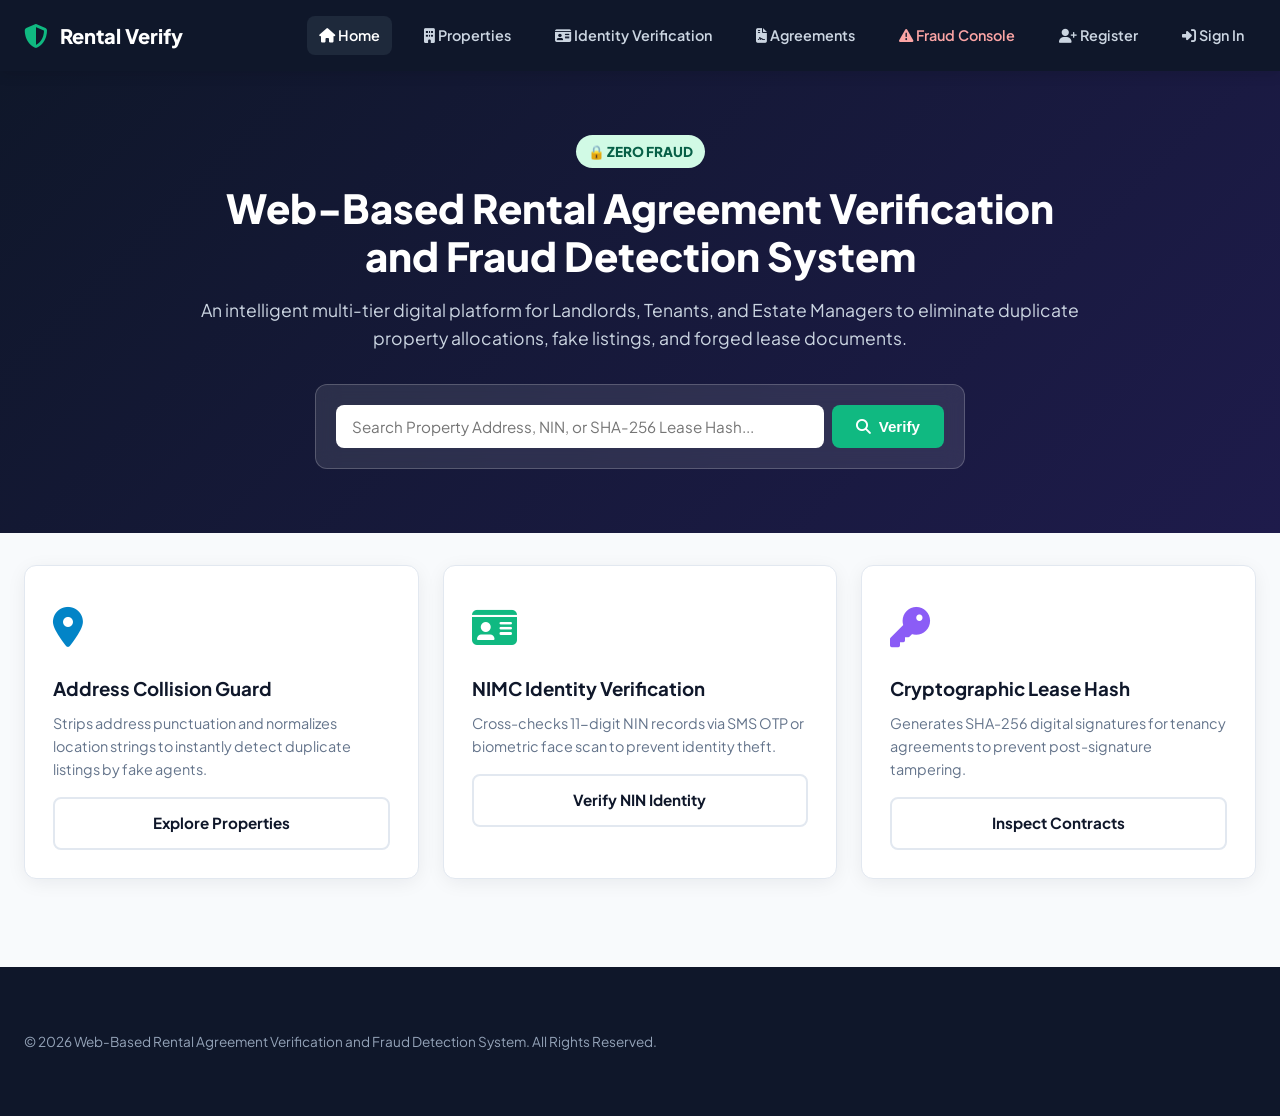
<file: index.html>
<!DOCTYPE html>
<html lang="en">
<head>
  <meta charset="UTF-8">
  <meta name="viewport" content="width=device-width, initial-scale=1.0">
  <title>Web-Based Rental Agreement Verification and Fraud Detection System</title>
  <link rel="stylesheet" href="style.css">
  <link rel="stylesheet" href="https://cdnjs.cloudflare.com/ajax/libs/font-awesome/6.4.0/css/all.min.css">
</head>
<body>
  <header class="navbar">
    <div class="nav-container">
      <a href="index.html" class="logo">
        <i class="fa-solid fa-shield-halved logo-icon"></i>
        <span>Rental Verify</span>
      </a>
      <nav class="nav-menu">
        <a href="index.html" class="nav-link active"><i class="fa-solid fa-house"></i> Home</a>
        <a href="properties.html" class="nav-link "><i class="fa-solid fa-building"></i> Properties</a>
        <a href="tenant-verification.html" class="nav-link "><i class="fa-solid fa-id-card"></i> Identity Verification</a>
        <a href="agreements.html" class="nav-link "><i class="fa-solid fa-file-contract"></i> Agreements</a>
        <a href="fraud-detection.html" class="nav-link alert-link "><i class="fa-solid fa-triangle-exclamation"></i> Fraud Console</a>
        <a href="admin.html" id="navAdminLink" class="nav-link " style="display:none;"><i class="fa-solid fa-user-gear"></i> Admin Dashboard</a>
        <a href="register.html" id="navRegisterLink" class="nav-link "><i class="fa-solid fa-user-plus"></i> Register</a>
        <a href="login.html" id="navLoginLink" class="nav-link "><i class="fa-solid fa-right-to-bracket"></i> Sign In</a>
      </nav>
    </div>
  </header>
  <section class="hero-section">
    <div class="hero-content">
      <span class="badge badge-emerald" style="margin-bottom:1rem; font-size:0.85rem;">🔒 Zero Fraud</span>
      <h1 class="hero-title">Web-Based Rental Agreement Verification and Fraud Detection System</h1>
      <p class="hero-subtitle">An intelligent multi-tier digital platform for Landlords, Tenants, and Estate Managers to eliminate duplicate property allocations, fake listings, and forged lease documents.</p>
      
      <div style="max-width:650px; margin:0 auto; background:rgba(255,255,255,0.1); padding:1.25rem; border-radius:12px; backdrop-filter:blur(10px); border:1px solid rgba(255,255,255,0.2);">
        <form onsubmit="event.preventDefault(); const q=document.getElementById('homeSearch').value.trim(); if(q){ alert('🔍 Verification Search: Record checked against system database.'); }">
          <div style="display:flex; gap:0.5rem;">
            <input type="text" id="homeSearch" class="form-control" placeholder="Search Property Address, NIN, or SHA-256 Lease Hash..." style="border:none;">
            <button type="submit" class="btn btn-emerald"><i class="fa-solid fa-magnifying-glass"></i> Verify</button>
          </div>
        </form>
      </div>

      <div id="adminHeroAlert" style="display:none; max-width:650px; margin:1.25rem auto 0 auto; background:#1e293b; color:#ffffff; padding:1.25rem; border-radius:12px; border:1px solid #10b981; text-align:center;">
        <span class="badge badge-emerald"><i class="fa-solid fa-user-shield"></i> ADMIN SESSION ACTIVE</span>
        <p style="margin-top:0.5rem; font-size:0.95rem; color:#cbd5e1;">Logged in as System Administrator. Full privileges enabled.</p>
        <a href="admin.html" class="btn btn-emerald" style="margin-top:0.75rem; display:inline-block;"><i class="fa-solid fa-user-gear"></i> Access Admin Control Panel</a>
      </div>
    </div>
  </section>

  <div class="container">
    

    <div class="grid-3">
      <div class="card text-center">
        <div style="font-size:2.5rem; color:#0284c7; margin-bottom:1rem;"><i class="fa-solid fa-location-dot"></i></div>
        <h3>Address Collision Guard</h3>
        <p style="color:#64748b; font-size:0.9rem; margin-top:0.5rem;">Strips address punctuation and normalizes location strings to instantly detect duplicate listings by fake agents.</p>
        <a href="properties.html" class="btn btn-outline btn-block" style="margin-top:1rem;">Explore Properties</a>
      </div>

      <div class="card text-center">
        <div style="font-size:2.5rem; color:#10b981; margin-bottom:1rem;"><i class="fa-solid fa-id-card"></i></div>
        <h3>NIMC Identity Verification</h3>
        <p style="color:#64748b; font-size:0.9rem; margin-top:0.5rem;">Cross-checks 11-digit NIN records via SMS OTP or biometric face scan to prevent identity theft.</p>
        <a href="tenant-verification.html" class="btn btn-outline btn-block" style="margin-top:1rem;">Verify NIN Identity</a>
      </div>

      <div class="card text-center">
        <div style="font-size:2.5rem; color:#8b5cf6; margin-bottom:1rem;"><i class="fa-solid fa-key"></i></div>
        <h3>Cryptographic Lease Hash</h3>
        <p style="color:#64748b; font-size:0.9rem; margin-top:0.5rem;">Generates SHA-256 digital signatures for tenancy agreements to prevent post-signature tampering.</p>
        <a href="agreements.html" class="btn btn-outline btn-block" style="margin-top:1rem;">Inspect Contracts</a>
      </div>
    </div>
  </div>
  <footer class="footer">
    <div class="container text-center">
      <p>&copy; 2026 Web-Based Rental Agreement Verification and Fraud Detection System. All Rights Reserved.</p>
    </div>
  </footer>
  <script src="app.js"></script>
</body>
</html>
</file>
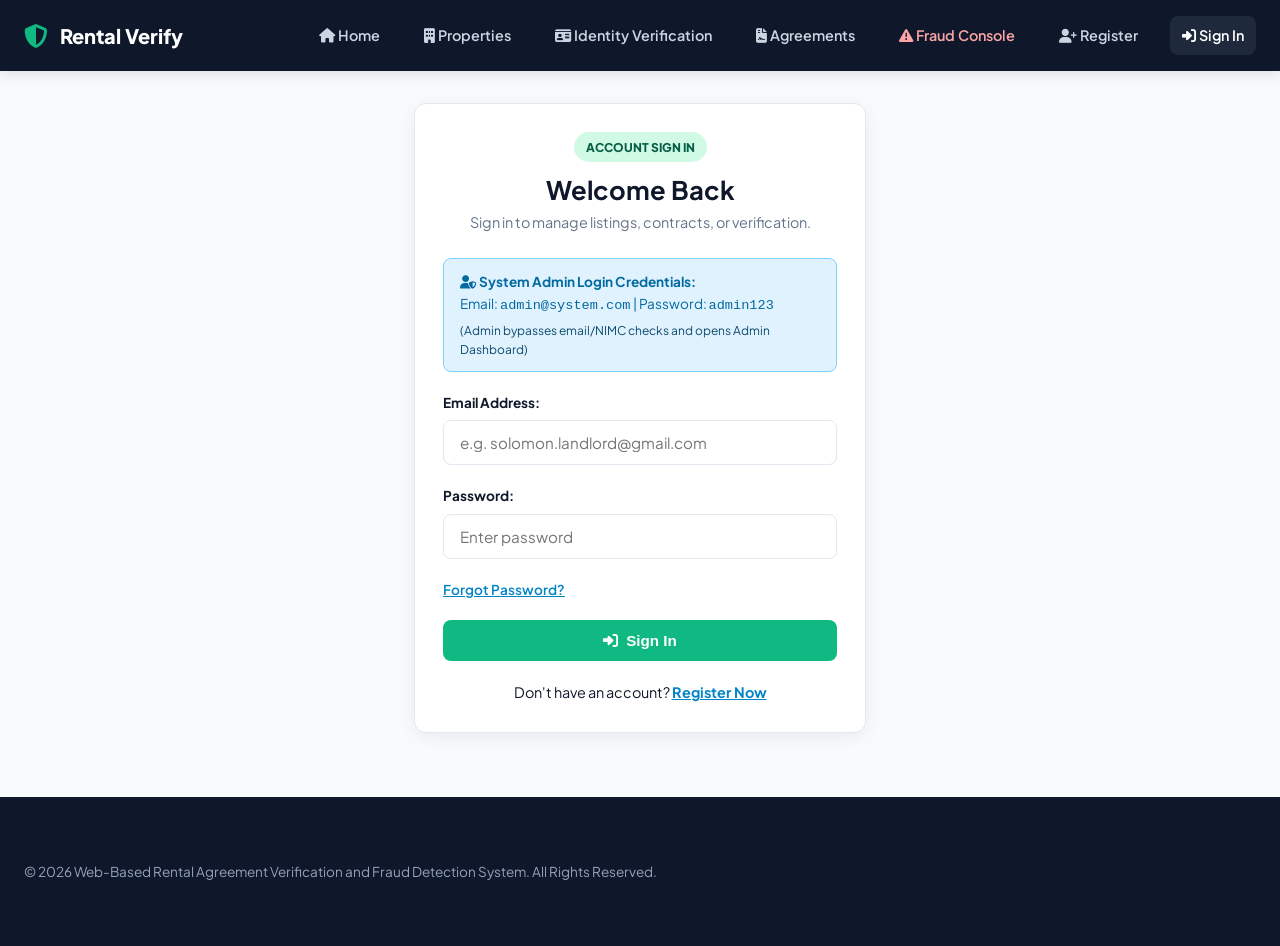
<file: admin.html>
<!DOCTYPE html>
<html lang="en">
<head>
  <meta charset="UTF-8">
  <meta name="viewport" content="width=device-width, initial-scale=1.0">
  <title>Admin Dashboard - Rental Verify</title>
  <link rel="stylesheet" href="style.css">
  <link rel="stylesheet" href="https://cdnjs.cloudflare.com/ajax/libs/font-awesome/6.4.0/css/all.min.css">
</head>
<body>
  <header class="navbar">
    <div class="nav-container">
      <a href="index.html" class="logo">
        <i class="fa-solid fa-shield-halved logo-icon"></i>
        <span>Rental Verify</span>
      </a>
      <nav class="nav-menu">
        <a href="index.html" class="nav-link "><i class="fa-solid fa-house"></i> Home</a>
        <a href="properties.html" class="nav-link "><i class="fa-solid fa-building"></i> Properties</a>
        <a href="tenant-verification.html" class="nav-link "><i class="fa-solid fa-id-card"></i> Identity Verification</a>
        <a href="agreements.html" class="nav-link "><i class="fa-solid fa-file-contract"></i> Agreements</a>
        <a href="fraud-detection.html" class="nav-link alert-link "><i class="fa-solid fa-triangle-exclamation"></i> Fraud Console</a>
        <a href="admin.html" id="navAdminLink" class="nav-link active" style="display:none;"><i class="fa-solid fa-user-gear"></i> Admin Dashboard</a>
        <a href="register.html" id="navRegisterLink" class="nav-link "><i class="fa-solid fa-user-plus"></i> Register</a>
        <a href="login.html" id="navLoginLink" class="nav-link "><i class="fa-solid fa-right-to-bracket"></i> Sign In</a>
      </nav>
    </div>
  </header>
  <div class="container">
    <div style="display:flex; justify-content:space-between; align-items:center; margin-bottom:1.5rem; flex-wrap:wrap; gap:1rem;">
      <div>
        <h2 style="font-size:1.8rem;"><i class="fa-solid fa-user-gear text-emerald"></i> System Admin Dashboard</h2>
        <p style="color:#64748b; font-size:0.9rem;">Central administrative control panel & user management engine.</p>
      </div>
      <button class="btn btn-primary" onclick="document.getElementById('managerModal').style.display='flex'">
        <i class="fa-solid fa-user-plus"></i> Create Estate Manager Account
      </button>
    </div>

    <div class="grid-4" style="margin-bottom:2rem;">
      <div class="card text-center">
        <div style="font-size:2rem; color:#0284c7;" id="statUsers">0</div>
        <span style="font-size:0.8rem; color:#64748b; font-weight:700;">Registered Users</span>
      </div>
      <div class="card text-center">
        <div style="font-size:2rem; color:#10b981;" id="statProps">0</div>
        <span style="font-size:0.8rem; color:#64748b; font-weight:700;">Listed Properties</span>
      </div>
      <div class="card text-center">
        <div style="font-size:2rem; color:#8b5cf6;" id="statAgrs">0</div>
        <span style="font-size:0.8rem; color:#64748b; font-weight:700;">Lease Agreements</span>
      </div>
      <div class="card text-center">
        <div style="font-size:2rem; color:#ef4444;" id="statFraud">0</div>
        <span style="font-size:0.8rem; color:#64748b; font-weight:700;">Blocked Fraud Alerts</span>
      </div>
    </div>

    <div class="card">
      <h3>System User Registry</h3>
      <div class="table-responsive" style="margin-top:1rem;">
        <table>
          <thead>
            <tr>
              <th>User Name</th>
              <th>Email Address</th>
              <th>Role</th>
              <th>NIN Number</th>
              <th>Email Status</th>
              <th>NIMC Status</th>
            </tr>
          </thead>
          <tbody id="adminUserTbody">
            <!-- Populated via JS -->
          </tbody>
        </table>
      </div>
    </div>
  </div>

  <!-- Create Estate Manager Modal -->
  <div id="managerModal" class="modal-overlay" style="display:none;">
    <div class="modal-card">
      <div style="display:flex; justify-content:space-between; align-items:center; margin-bottom:1rem;">
        <h2>Provision Estate Manager</h2>
        <button class="btn btn-outline" onclick="document.getElementById('managerModal').style.display='none'">✕</button>
      </div>

      <form onsubmit="event.preventDefault(); createEstateManager();">
        <div class="form-group">
          <label class="form-label">Manager Full Name:</label>
          <input type="text" id="mName" class="form-control" placeholder="e.g. Chief Estate Manager" required>
        </div>

        <div class="form-group">
          <label class="form-label">Manager Email:</label>
          <input type="email" id="mEmail" class="form-control" placeholder="e.g. manager@agency.com" required>
        </div>

        <div class="form-group">
          <label class="form-label">Password:</label>
          <input type="password" id="mPass" class="form-control" placeholder="Default: manager123" required>
        </div>

        <button type="submit" class="btn btn-emerald btn-block">Provision Account</button>
      </form>
    </div>
  </div>

  <script>
    document.addEventListener('DOMContentLoaded', () => {
      const user = getCurrentUser();
      if (!user || user.role !== 'Admin') {
        alert('🔒 ACCESS DENIED: Admin privileges required. Please sign in as System Administrator (admin@system.com / admin123).');
        window.location.href = 'login.html';
        return;
      }

      renderAdminStats();
    });

    function renderAdminStats() {
      const users = getUsers();
      const props = getProperties();
      const agrs = getAgreements();
      const fraud = getFraudAlerts();

      document.getElementById('statUsers').innerText = users.length;
      document.getElementById('statProps').innerText = props.length;
      document.getElementById('statAgrs').innerText = agrs.length;
      document.getElementById('statFraud').innerText = fraud.length;

      const tbody = document.getElementById('adminUserTbody');
      tbody.innerHTML = '';

      users.forEach(u => {
        const tr = document.createElement('tr');
        tr.innerHTML = `
          <td><strong>${u.fullName}</strong></td>
          <td>${u.email}</td>
          <td><span class="badge badge-blue">${u.role}</span></td>
          <td><code>${u.nin}</code></td>
          <td>${u.isEmailVerified ? '<span class="badge badge-emerald">Verified</span>' : '<span class="badge badge-danger">Pending</span>'}</td>
          <td>${u.isNinVerified ? '<span class="badge badge-emerald">NIMC Verified</span>' : '<span class="badge badge-danger">Unverified</span>'}</td>
        `;
        tbody.appendChild(tr);
      });
    }

    function createEstateManager() {
      const name = document.getElementById('mName').value;
      const email = document.getElementById('mEmail').value;
      const pass = document.getElementById('mPass').value;

      let users = getUsers();
      if (users.some(u => u.email.toLowerCase() === email.toLowerCase())) {
        alert('An account with email ' + email + ' already exists.');
        return;
      }

      users.push({
        id: 'usr_' + Date.now(),
        fullName: name,
        email: email,
        password: pass,
        role: 'EstateManager',
        nin: '99999999999',
        profilePic: DEFAULT_AVATAR,
        isEmailVerified: true,
        isNinVerified: true,
        activePropertyId: null
      });

      saveUsers(users);
      alert('✅ Estate Manager Account Provisioned Successfully!');
      document.getElementById('managerModal').style.display = 'none';
      renderAdminStats();
    }
  </script>
  <footer class="footer">
    <div class="container text-center">
      <p>&copy; 2026 Web-Based Rental Agreement Verification and Fraud Detection System. All Rights Reserved.</p>
    </div>
  </footer>
  <script src="app.js"></script>
</body>
</html>
</file>
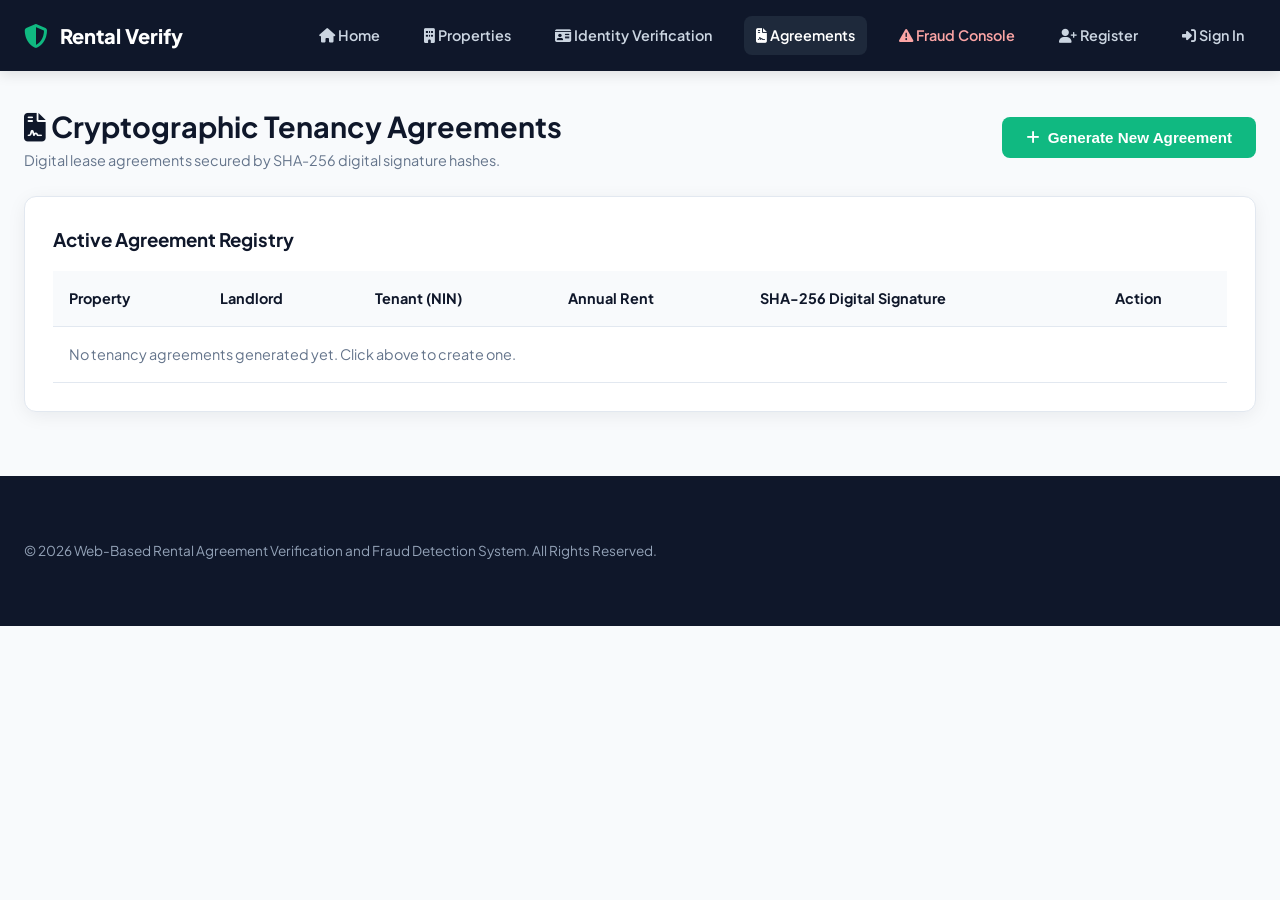
<file: agreements.html>
<!DOCTYPE html>
<html lang="en">
<head>
  <meta charset="UTF-8">
  <meta name="viewport" content="width=device-width, initial-scale=1.0">
  <title>Tenancy Agreements - Rental Verify</title>
  <link rel="stylesheet" href="style.css">
  <link rel="stylesheet" href="https://cdnjs.cloudflare.com/ajax/libs/font-awesome/6.4.0/css/all.min.css">
</head>
<body>
  <header class="navbar">
    <div class="nav-container">
      <a href="index.html" class="logo">
        <i class="fa-solid fa-shield-halved logo-icon"></i>
        <span>Rental Verify</span>
      </a>
      <nav class="nav-menu">
        <a href="index.html" class="nav-link "><i class="fa-solid fa-house"></i> Home</a>
        <a href="properties.html" class="nav-link "><i class="fa-solid fa-building"></i> Properties</a>
        <a href="tenant-verification.html" class="nav-link "><i class="fa-solid fa-id-card"></i> Identity Verification</a>
        <a href="agreements.html" class="nav-link active"><i class="fa-solid fa-file-contract"></i> Agreements</a>
        <a href="fraud-detection.html" class="nav-link alert-link "><i class="fa-solid fa-triangle-exclamation"></i> Fraud Console</a>
        <a href="admin.html" id="navAdminLink" class="nav-link " style="display:none;"><i class="fa-solid fa-user-gear"></i> Admin Dashboard</a>
        <a href="register.html" id="navRegisterLink" class="nav-link "><i class="fa-solid fa-user-plus"></i> Register</a>
        <a href="login.html" id="navLoginLink" class="nav-link "><i class="fa-solid fa-right-to-bracket"></i> Sign In</a>
      </nav>
    </div>
  </header>
  <div class="container">
    <div style="display:flex; justify-content:space-between; align-items:center; margin-bottom:1.5rem; flex-wrap:wrap; gap:1rem;">
      <div>
        <h2 style="font-size:1.8rem;"><i class="fa-solid fa-file-contract text-emerald"></i> Cryptographic Tenancy Agreements</h2>
        <p style="color:#64748b; font-size:0.9rem;">Digital lease agreements secured by SHA-256 digital signature hashes.</p>
      </div>
      <button class="btn btn-emerald" onclick="document.getElementById('createAgrModal').style.display='flex'">
        <i class="fa-solid fa-plus"></i> Generate New Agreement
      </button>
    </div>

    <div class="card">
      <h3>Active Agreement Registry</h3>
      <div class="table-responsive" style="margin-top:1rem;">
        <table>
          <thead>
            <tr>
              <th>Property</th>
              <th>Landlord</th>
              <th>Tenant (NIN)</th>
              <th>Annual Rent</th>
              <th>SHA-256 Digital Signature</th>
              <th>Action</th>
            </tr>
          </thead>
          <tbody id="agreementTbody">
            <tr><td colspan="6" class="text-center" style="color:#64748b;">No tenancy agreements generated yet. Click above to create one.</td></tr>
          </tbody>
        </table>
      </div>
    </div>
  </div>

  <!-- Create Agreement Modal -->
  <div id="createAgrModal" class="modal-overlay" style="display:none;">
    <div class="modal-card">
      <div style="display:flex; justify-content:space-between; align-items:center; margin-bottom:1rem;">
        <h2>Generate Lease Contract</h2>
        <button class="btn btn-outline" onclick="document.getElementById('createAgrModal').style.display='none'">✕</button>
      </div>

      <form onsubmit="event.preventDefault(); createAgreementSubmit();">
        <div class="form-group">
          <label class="form-label">Property Title:</label>
          <input type="text" id="agrPropTitle" class="form-control" placeholder="e.g. Plot 12, Allen Avenue, Ikeja" required>
        </div>

        <div class="form-group">
          <label class="form-label">Landlord Full Name:</label>
          <input type="text" id="agrLandlord" class="form-control" placeholder="e.g. Solomon Landlord" required>
        </div>

        <div class="form-group">
          <label class="form-label">Tenant Full Name:</label>
          <input type="text" id="agrTenant" class="form-control" placeholder="e.g. Amina Tenant" required>
        </div>

        <div class="form-group">
          <label class="form-label">Tenant 11-Digit NIN:</label>
          <input type="text" id="agrNin" class="form-control" placeholder="e.g. 22222222222" maxlength="11" required>
        </div>

        <div class="form-group">
          <label class="form-label">Annual Rent Amount (₦):</label>
          <input type="number" id="agrRent" class="form-control" placeholder="e.g. 2500000" required>
        </div>

        <button type="submit" class="btn btn-emerald btn-block">Generate SHA-256 Lease Contract</button>
      </form>
    </div>
  </div>

  <script>
    document.addEventListener('DOMContentLoaded', () => { renderAgreementsTable(); });

    function renderAgreementsTable() {
      const agreements = getAgreements();
      const tbody = document.getElementById('agreementTbody');
      tbody.innerHTML = '';

      if (agreements.length === 0) {
        tbody.innerHTML = '<tr><td colspan="6" class="text-center" style="color:#64748b;">No tenancy agreements generated yet. Click above to create one.</td></tr>';
        return;
      }

      agreements.forEach(a => {
        const tr = document.createElement('tr');
        tr.innerHTML = `
          <td><strong>${a.propertyTitle}</strong></td>
          <td>${a.landlordName}</td>
          <td>${a.tenantName} <br><code style="font-size:0.75rem;">${a.tenantNin}</code></td>
          <td>₦${a.rentAmount.toLocaleString()}</td>
          <td><code style="font-size:0.75rem; color:#0284c7;">${a.sha256Hash.substring(0, 16)}...</code></td>
          <td><button class="btn btn-outline" style="padding:0.3rem 0.6rem; font-size:0.75rem;" onclick="openOnlineAgreementViewer('${a.id}')"><i class="fa-solid fa-eye"></i> View Online</button></td>
        `;
        tbody.appendChild(tr);
      });
    }

    async function createAgreementSubmit() {
      const title = document.getElementById('agrPropTitle').value;
      const landlord = document.getElementById('agrLandlord').value;
      const tenant = document.getElementById('agrTenant').value;
      const nin = document.getElementById('agrNin').value;
      const rent = parseFloat(document.getElementById('agrRent').value);

      const raw = title + landlord + tenant + nin + rent + Date.now();
      const msgBuffer = new TextEncoder().encode(raw);
      const hashBuffer = await crypto.subtle.digest('SHA-256', msgBuffer);
      const hashArray = Array.from(new Uint8Array(hashBuffer));
      const sha256Hash = hashArray.map(b => b.toString(16).padStart(2, '0')).join('');

      const newAgr = {
        id: 'agr_' + Date.now(),
        propertyTitle: title,
        landlordName: landlord,
        tenantName: tenant,
        tenantNin: nin,
        rentAmount: rent,
        startDate: '2026-01-01',
        endDate: '2026-12-31',
        sha256Hash: sha256Hash
      };

      const agrs = getAgreements();
      agrs.unshift(newAgr);
      saveAgreements(agrs);

      alert('✅ Digital Tenancy Agreement Created with SHA-256 Hash!');
      document.getElementById('createAgrModal').style.display = 'none';
      renderAgreementsTable();
    }
  </script>
  <footer class="footer">
    <div class="container text-center">
      <p>&copy; 2026 Web-Based Rental Agreement Verification and Fraud Detection System. All Rights Reserved.</p>
    </div>
  </footer>
  <script src="app.js"></script>
</body>
</html>
</file>
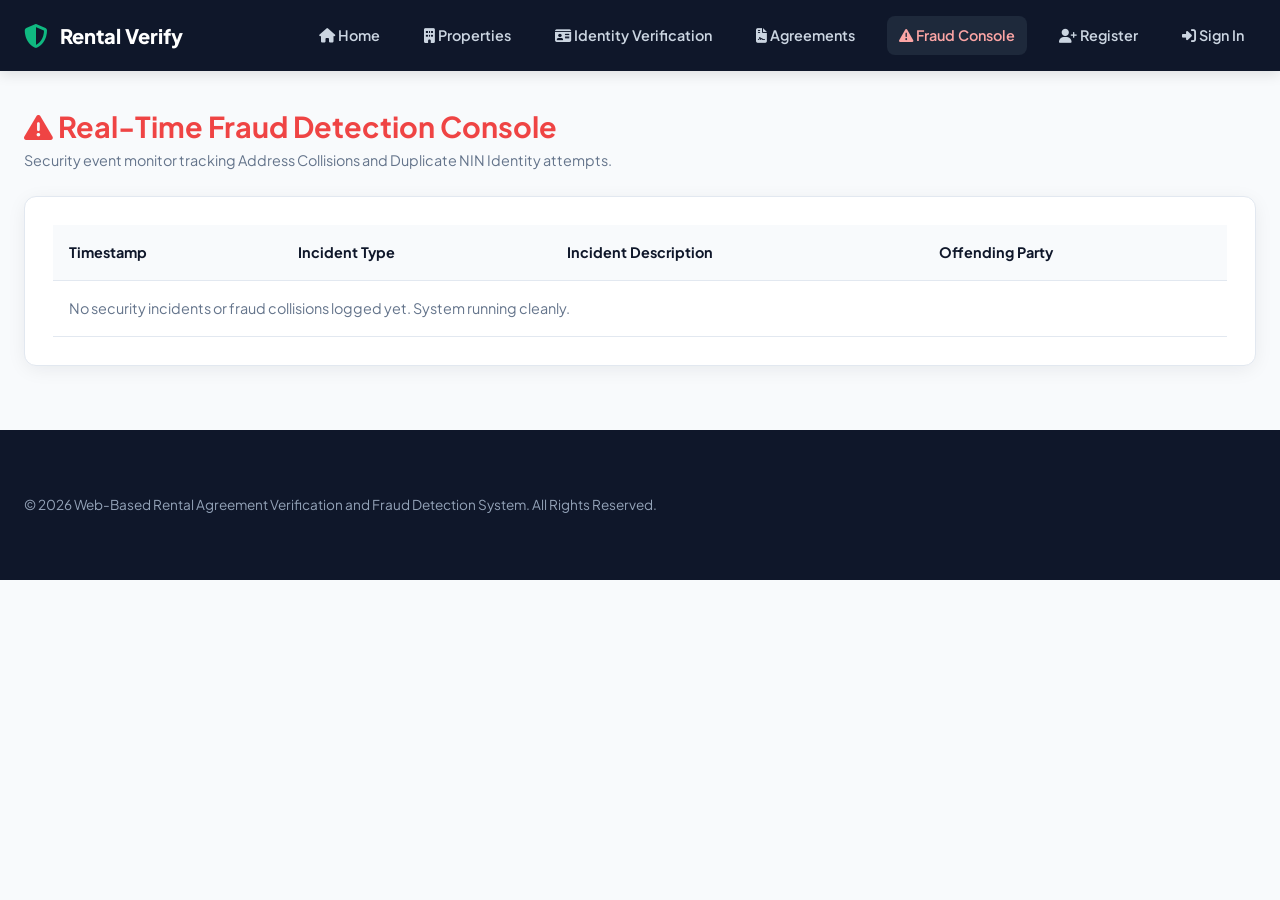
<file: fraud-detection.html>
<!DOCTYPE html>
<html lang="en">
<head>
  <meta charset="UTF-8">
  <meta name="viewport" content="width=device-width, initial-scale=1.0">
  <title>Fraud Detection Console - Rental Verify</title>
  <link rel="stylesheet" href="style.css">
  <link rel="stylesheet" href="https://cdnjs.cloudflare.com/ajax/libs/font-awesome/6.4.0/css/all.min.css">
</head>
<body>
  <header class="navbar">
    <div class="nav-container">
      <a href="index.html" class="logo">
        <i class="fa-solid fa-shield-halved logo-icon"></i>
        <span>Rental Verify</span>
      </a>
      <nav class="nav-menu">
        <a href="index.html" class="nav-link "><i class="fa-solid fa-house"></i> Home</a>
        <a href="properties.html" class="nav-link "><i class="fa-solid fa-building"></i> Properties</a>
        <a href="tenant-verification.html" class="nav-link "><i class="fa-solid fa-id-card"></i> Identity Verification</a>
        <a href="agreements.html" class="nav-link "><i class="fa-solid fa-file-contract"></i> Agreements</a>
        <a href="fraud-detection.html" class="nav-link alert-link active"><i class="fa-solid fa-triangle-exclamation"></i> Fraud Console</a>
        <a href="admin.html" id="navAdminLink" class="nav-link " style="display:none;"><i class="fa-solid fa-user-gear"></i> Admin Dashboard</a>
        <a href="register.html" id="navRegisterLink" class="nav-link "><i class="fa-solid fa-user-plus"></i> Register</a>
        <a href="login.html" id="navLoginLink" class="nav-link "><i class="fa-solid fa-right-to-bracket"></i> Sign In</a>
      </nav>
    </div>
  </header>
  <div class="container">
    <div style="margin-bottom:1.5rem;">
      <h2 style="font-size:1.8rem; color:#ef4444;"><i class="fa-solid fa-triangle-exclamation"></i> Real-Time Fraud Detection Console</h2>
      <p style="color:#64748b; font-size:0.9rem;">Security event monitor tracking Address Collisions and Duplicate NIN Identity attempts.</p>
    </div>

    <div class="card">
      <div class="table-responsive">
        <table>
          <thead>
            <tr>
              <th>Timestamp</th>
              <th>Incident Type</th>
              <th>Incident Description</th>
              <th>Offending Party</th>
            </tr>
          </thead>
          <tbody id="fraudTbody">
            <tr><td colspan="4" class="text-center" style="color:#64748b;">No security incidents or fraud collisions logged yet. System running cleanly.</td></tr>
          </tbody>
        </table>
      </div>
    </div>
  </div>

  <script>
    document.addEventListener('DOMContentLoaded', () => {
      const alerts = getFraudAlerts();
      const tbody = document.getElementById('fraudTbody');
      tbody.innerHTML = '';

      if (alerts.length === 0) {
        tbody.innerHTML = '<tr><td colspan="4" class="text-center" style="color:#64748b;">No security incidents or fraud collisions logged yet. System running cleanly.</td></tr>';
        return;
      }

      alerts.forEach(a => {
        const tr = document.createElement('tr');
        tr.innerHTML = `
          <td><span style="font-size:0.8rem; color:#64748b;">${a.timestamp}</span></td>
          <td><span class="badge badge-danger">${a.type}</span></td>
          <td style="font-size:0.85rem; color:#1e293b;">${a.description}</td>
          <td><strong>${a.offendingUser}</strong></td>
        `;
        tbody.appendChild(tr);
      });
    });
  </script>
  <footer class="footer">
    <div class="container text-center">
      <p>&copy; 2026 Web-Based Rental Agreement Verification and Fraud Detection System. All Rights Reserved.</p>
    </div>
  </footer>
  <script src="app.js"></script>
</body>
</html>
</file>
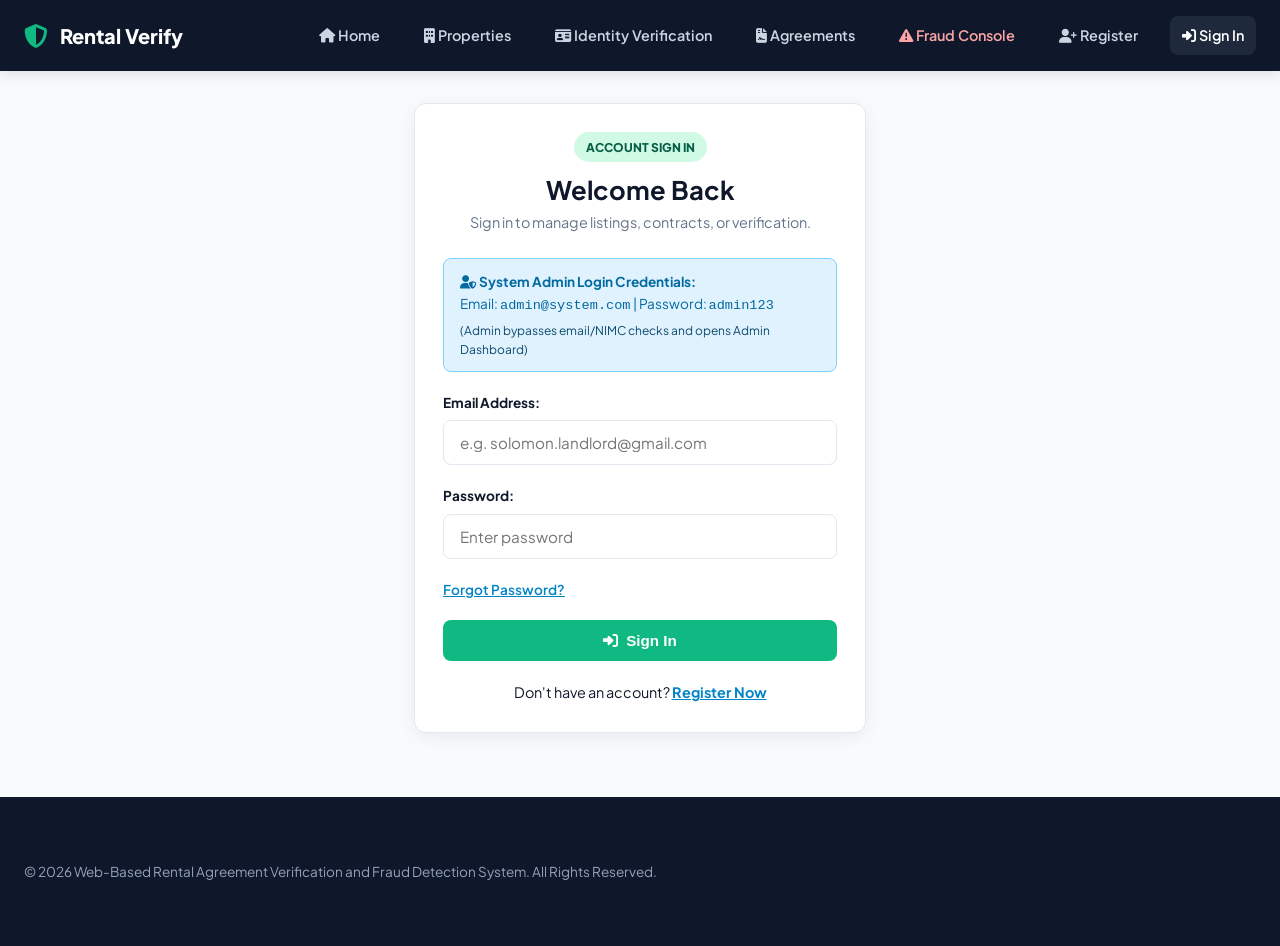
<file: login.html>
<!DOCTYPE html>
<html lang="en">
<head>
  <meta charset="UTF-8">
  <meta name="viewport" content="width=device-width, initial-scale=1.0">
  <title>Account Sign In - Rental Verify</title>
  <link rel="stylesheet" href="style.css">
  <link rel="stylesheet" href="https://cdnjs.cloudflare.com/ajax/libs/font-awesome/6.4.0/css/all.min.css">
</head>
<body>
  <header class="navbar">
    <div class="nav-container">
      <a href="index.html" class="logo">
        <i class="fa-solid fa-shield-halved logo-icon"></i>
        <span>Rental Verify</span>
      </a>
      <nav class="nav-menu">
        <a href="index.html" class="nav-link "><i class="fa-solid fa-house"></i> Home</a>
        <a href="properties.html" class="nav-link "><i class="fa-solid fa-building"></i> Properties</a>
        <a href="tenant-verification.html" class="nav-link "><i class="fa-solid fa-id-card"></i> Identity Verification</a>
        <a href="agreements.html" class="nav-link "><i class="fa-solid fa-file-contract"></i> Agreements</a>
        <a href="fraud-detection.html" class="nav-link alert-link "><i class="fa-solid fa-triangle-exclamation"></i> Fraud Console</a>
        <a href="admin.html" id="navAdminLink" class="nav-link " style="display:none;"><i class="fa-solid fa-user-gear"></i> Admin Dashboard</a>
        <a href="register.html" id="navRegisterLink" class="nav-link "><i class="fa-solid fa-user-plus"></i> Register</a>
        <a href="login.html" id="navLoginLink" class="nav-link active"><i class="fa-solid fa-right-to-bracket"></i> Sign In</a>
      </nav>
    </div>
  </header>
  <div class="container" style="max-width:500px; margin-top:2rem;">
    <div class="card">
      <div style="text-align:center; margin-bottom:1.5rem;">
        <span class="badge badge-emerald">ACCOUNT SIGN IN</span>
        <h2 style="font-size:1.6rem; margin-top:0.5rem;">Welcome Back</h2>
        <p style="color:#64748b; font-size:0.9rem;">Sign in to manage listings, contracts, or verification.</p>
      </div>

      <div style="background:#e0f2fe; border:1px solid #7dd3fc; padding:0.75rem 1rem; border-radius:8px; margin-bottom:1.25rem; font-size:0.85rem; color:#0369a1;">
        <strong style="display:block;"><i class="fa-solid fa-user-shield"></i> System Admin Login Credentials:</strong>
        Email: <code>admin@system.com</code> | Password: <code>admin123</code>
        <span style="display:block; font-size:0.75rem; color:#0c4a6e; margin-top:0.25rem;">(Admin bypasses email/NIMC checks and opens Admin Dashboard)</span>
      </div>

      <form onsubmit="event.preventDefault(); loginUser(
        document.getElementById('loginEmail').value,
        document.getElementById('loginPassword').value
      );">
        <div class="form-group">
          <label class="form-label">Email Address:</label>
          <input type="email" id="loginEmail" class="form-control" placeholder="e.g. solomon.landlord@gmail.com" required>
        </div>

        <div class="form-group">
          <label class="form-label">Password:</label>
          <input type="password" id="loginPassword" class="form-control" placeholder="Enter password" required>
        </div>

        <div style="display:flex; justify-content:space-between; align-items:center; margin-bottom:1.25rem;">
          <a href="#" onclick="openForgotPasswordModal()" style="font-size:0.85rem; color:#0284c7; font-weight:600;">Forgot Password?</a>
        </div>

        <button type="submit" class="btn btn-emerald btn-block"><i class="fa-solid fa-right-to-bracket"></i> Sign In</button>
      </form>

      <div style="text-align:center; margin-top:1.25rem; font-size:0.9rem;">
        Don't have an account? <a href="register.html" style="color:#0284c7; font-weight:700;">Register Now</a>
      </div>
    </div>
  </div>

  <script>
    function openForgotPasswordModal() {
      const modal = document.createElement('div');
      modal.id = 'forgotModal';
      modal.className = 'modal-overlay';
      modal.innerHTML = `
        <div class="modal-card" style="text-align:center;">
          <div style="font-size: 2.5rem; color: #0284c7; margin-bottom: 0.5rem;"><i class="fa-solid fa-key"></i></div>
          <h2>Reset Password</h2>
          <p style="color:#64748b; font-size:0.9rem; margin-bottom:1.25rem;">Enter your registered email address to receive password reset instructions.</p>
          
          <div class="form-group">
            <input type="email" id="resetEmail" class="form-control" placeholder="Enter your email" required>
          </div>

          <button class="btn btn-primary btn-block" onclick="alert('✅ Reset link sent to ' + document.getElementById('resetEmail').value); document.getElementById('forgotModal').remove();">Send Reset Link</button>
          <button class="btn btn-outline btn-block" style="margin-top:0.5rem;" onclick="document.getElementById('forgotModal').remove()">Cancel</button>
        </div>
      `;
      document.body.appendChild(modal);
    }
  </script>
  <footer class="footer">
    <div class="container text-center">
      <p>&copy; 2026 Web-Based Rental Agreement Verification and Fraud Detection System. All Rights Reserved.</p>
    </div>
  </footer>
  <script src="app.js"></script>
</body>
</html>
</file>
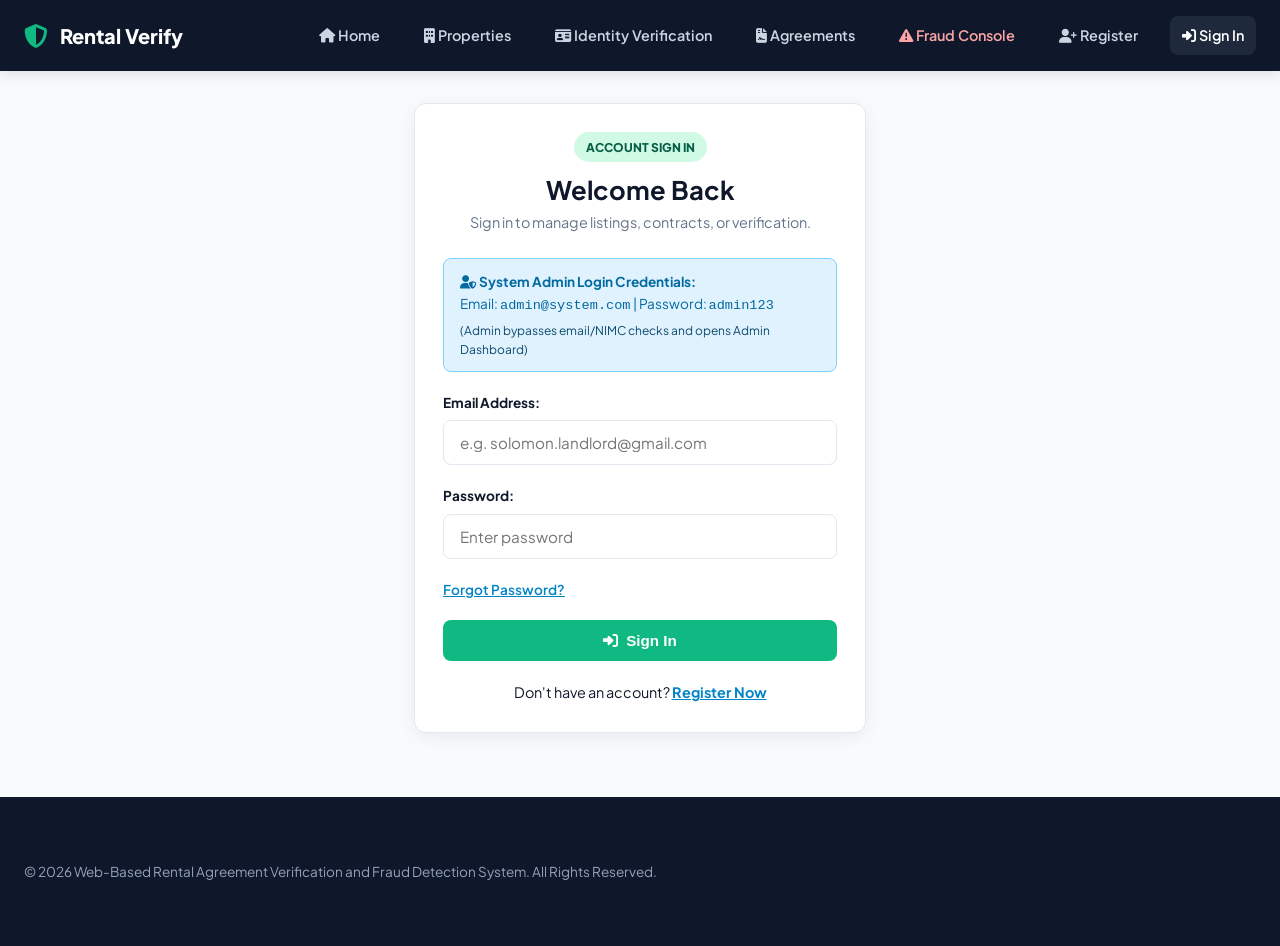
<file: profile.html>
<!DOCTYPE html>
<html lang="en">
<head>
  <meta charset="UTF-8">
  <meta name="viewport" content="width=device-width, initial-scale=1.0">
  <title>User Profile - Rental Verify</title>
  <link rel="stylesheet" href="style.css">
  <link rel="stylesheet" href="https://cdnjs.cloudflare.com/ajax/libs/font-awesome/6.4.0/css/all.min.css">
</head>
<body>
  <header class="navbar">
    <div class="nav-container">
      <a href="index.html" class="logo">
        <i class="fa-solid fa-shield-halved logo-icon"></i>
        <span>Rental Verify</span>
      </a>
      <nav class="nav-menu">
        <a href="index.html" class="nav-link "><i class="fa-solid fa-house"></i> Home</a>
        <a href="properties.html" class="nav-link "><i class="fa-solid fa-building"></i> Properties</a>
        <a href="tenant-verification.html" class="nav-link "><i class="fa-solid fa-id-card"></i> Identity Verification</a>
        <a href="agreements.html" class="nav-link "><i class="fa-solid fa-file-contract"></i> Agreements</a>
        <a href="fraud-detection.html" class="nav-link alert-link "><i class="fa-solid fa-triangle-exclamation"></i> Fraud Console</a>
        <a href="admin.html" id="navAdminLink" class="nav-link " style="display:none;"><i class="fa-solid fa-user-gear"></i> Admin Dashboard</a>
        <a href="register.html" id="navRegisterLink" class="nav-link "><i class="fa-solid fa-user-plus"></i> Register</a>
        <a href="login.html" id="navLoginLink" class="nav-link "><i class="fa-solid fa-right-to-bracket"></i> Sign In</a>
      </nav>
    </div>
  </header>
  <div class="container" style="max-width:800px; margin-top:2rem;">
    <div class="card">
      <div style="display:flex; justify-content:space-between; align-items:center; border-bottom:1px solid #e2e8f0; padding-bottom:1rem; margin-bottom:1.5rem;">
        <h2><i class="fa-solid fa-user-circle text-emerald"></i> My User Profile</h2>
        <span id="profileRoleBadge" class="badge badge-blue">Role</span>
      </div>

      <div class="grid-2">
        <div style="text-align:center; padding:1rem; border-right:1px solid #e2e8f0;">
          <img id="profileAvatarDisplay" src="" alt="Profile Avatar" style="width:140px; height:140px; border-radius:50%; object-fit:cover; border:4px solid #10b981; margin-bottom:1rem;">
          
          <div class="form-group">
            <label for="profilePicInput" class="btn btn-primary btn-block" style="cursor:pointer; font-size:0.85rem;">
              <i class="fa-solid fa-camera"></i> Upload / Change Photo
            </label>
            <input type="file" id="profilePicInput" accept="image/*" style="display:none;" onchange="handleProfilePicUpload(event)">
          </div>
          <span style="font-size:0.75rem; color:#64748b;">Supports PNG, JPG, JPEG, WEBP. Syncs instantly across header & listings.</span>
        </div>

        <div>
          <div style="margin-bottom:1rem;">
            <label style="font-size:0.75rem; color:#64748b; font-weight:700; text-transform:uppercase;">Full Legal Name:</label>
            <p id="pFullName" style="font-size:1.1rem; font-weight:800; color:#0f172a;">-</p>
          </div>

          <div style="margin-bottom:1rem;">
            <label style="font-size:0.75rem; color:#64748b; font-weight:700; text-transform:uppercase;">Registered Email Address:</label>
            <p id="pEmail" style="font-size:0.95rem; font-weight:700; color:#0284c7;">-</p>
          </div>

          <div style="margin-bottom:1rem;">
            <label style="font-size:0.75rem; color:#64748b; font-weight:700; text-transform:uppercase;">National Identification Number (NIN):</label>
            <p id="pNin" style="font-size:0.95rem; font-weight:800; color:#1e293b;">-</p>
          </div>

          <div style="margin-bottom:1rem;">
            <label style="font-size:0.75rem; color:#64748b; font-weight:700; text-transform:uppercase;">NIMC Identity Verification Status:</label>
            <div id="pNinBadge" style="margin-top:0.25rem;">-</div>
          </div>
        </div>
      </div>
    </div>
  </div>

  <script>
    document.addEventListener('DOMContentLoaded', () => {
      const user = getCurrentUser();
      if (!user) {
        alert('Please sign in to view your profile.');
        window.location.href = 'login.html';
        return;
      }

      document.getElementById('profileAvatarDisplay').src = user.profilePic || DEFAULT_AVATAR;
      document.getElementById('profileRoleBadge').innerText = user.role;
      document.getElementById('pFullName').innerText = user.fullName;
      document.getElementById('pEmail').innerText = user.email;
      document.getElementById('pNin').innerText = user.nin;

      const badgeDiv = document.getElementById('pNinBadge');
      if (user.isNinVerified) {
        badgeDiv.innerHTML = '<span class="badge badge-emerald"><i class="fa-solid fa-circle-check"></i> OFFICIAL NIMC VERIFIED</span>';
      } else {
        badgeDiv.innerHTML = '<span class="badge badge-danger">Unverified</span> <button class="btn btn-outline" style="padding:0.2rem 0.5rem; font-size:0.75rem; margin-left:0.5rem;" onclick="openNimcModal()">Verify Now</button>';
      }
    });
  </script>
  <footer class="footer">
    <div class="container text-center">
      <p>&copy; 2026 Web-Based Rental Agreement Verification and Fraud Detection System. All Rights Reserved.</p>
    </div>
  </footer>
  <script src="app.js"></script>
</body>
</html>
</file>
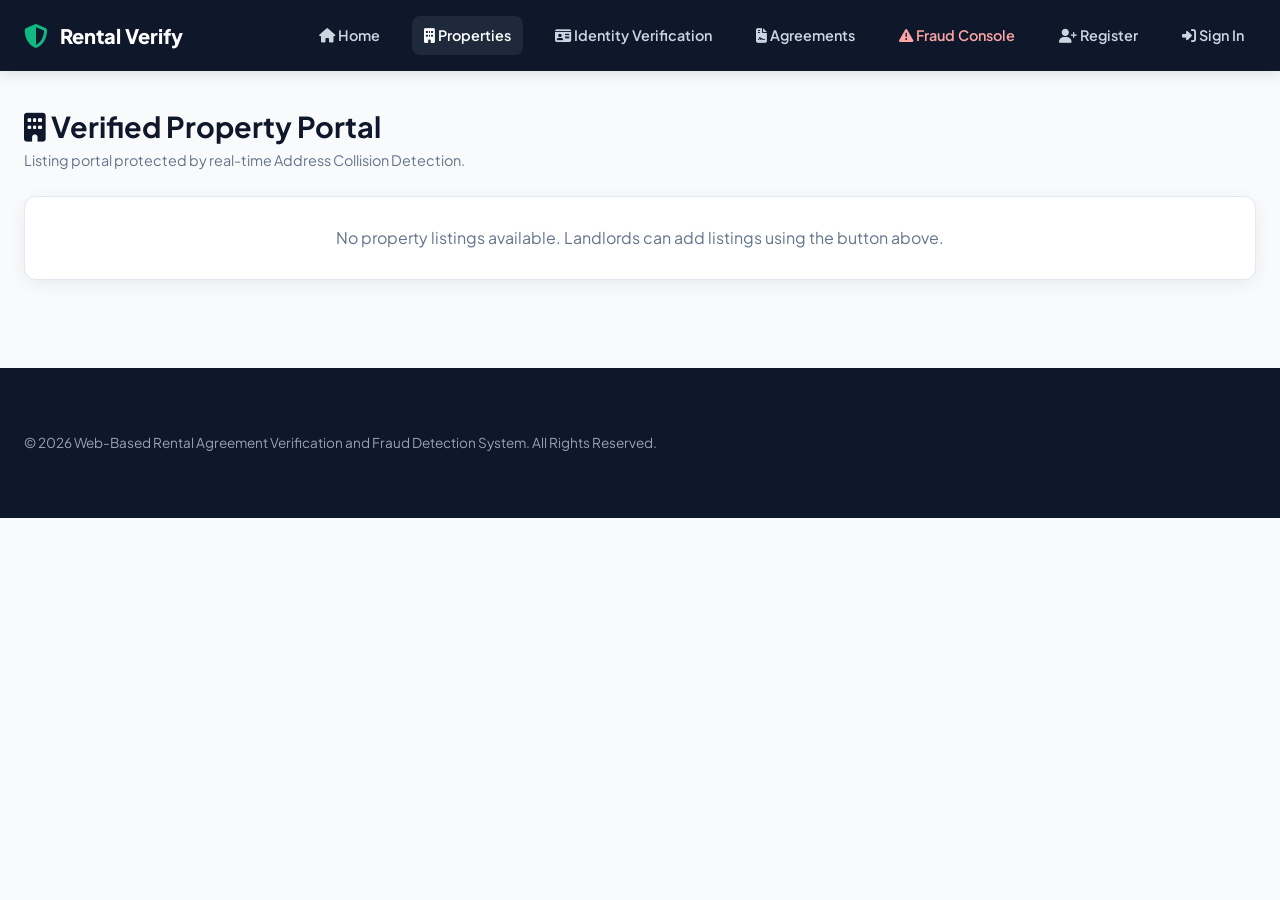
<file: properties.html>
<!DOCTYPE html>
<html lang="en">
<head>
  <meta charset="UTF-8">
  <meta name="viewport" content="width=device-width, initial-scale=1.0">
  <title>Property Listings - Rental Verify</title>
  <link rel="stylesheet" href="style.css">
  <link rel="stylesheet" href="https://cdnjs.cloudflare.com/ajax/libs/font-awesome/6.4.0/css/all.min.css">
</head>
<body>
  <header class="navbar">
    <div class="nav-container">
      <a href="index.html" class="logo">
        <i class="fa-solid fa-shield-halved logo-icon"></i>
        <span>Rental Verify</span>
      </a>
      <nav class="nav-menu">
        <a href="index.html" class="nav-link "><i class="fa-solid fa-house"></i> Home</a>
        <a href="properties.html" class="nav-link active"><i class="fa-solid fa-building"></i> Properties</a>
        <a href="tenant-verification.html" class="nav-link "><i class="fa-solid fa-id-card"></i> Identity Verification</a>
        <a href="agreements.html" class="nav-link "><i class="fa-solid fa-file-contract"></i> Agreements</a>
        <a href="fraud-detection.html" class="nav-link alert-link "><i class="fa-solid fa-triangle-exclamation"></i> Fraud Console</a>
        <a href="admin.html" id="navAdminLink" class="nav-link " style="display:none;"><i class="fa-solid fa-user-gear"></i> Admin Dashboard</a>
        <a href="register.html" id="navRegisterLink" class="nav-link "><i class="fa-solid fa-user-plus"></i> Register</a>
        <a href="login.html" id="navLoginLink" class="nav-link "><i class="fa-solid fa-right-to-bracket"></i> Sign In</a>
      </nav>
    </div>
  </header>
  <div class="container">
    <div style="display:flex; justify-content:space-between; align-items:center; margin-bottom:1.5rem; flex-wrap:wrap; gap:1rem;">
      <div>
        <h2 style="font-size:1.8rem;"><i class="fa-solid fa-building text-emerald"></i> Verified Property Portal</h2>
        <p style="color:#64748b; font-size:0.9rem;">Listing portal protected by real-time Address Collision Detection.</p>
      </div>
      <button id="addPropBtn" class="btn btn-emerald" style="display:none;" onclick="document.getElementById('addPropModal').style.display='flex'">
        <i class="fa-solid fa-plus"></i> List New Property
      </button>
    </div>

    <div id="landlordTenantSection" class="card" style="display:none; margin-bottom:2rem;">
      <h3><i class="fa-solid fa-users text-emerald"></i> My Registered Tenants</h3>
      <div class="table-responsive" style="margin-top:1rem;">
        <table>
          <thead>
            <tr>
              <th>Tenant Name</th>
              <th>Property Rented</th>
              <th>NIN Number</th>
              <th>NIMC Status</th>
              <th>Lease Period</th>
            </tr>
          </thead>
          <tbody id="landlordTenantTbody">
            <tr><td colspan="5" class="text-center" style="color:#64748b;">No active tenants registered under your properties yet.</td></tr>
          </tbody>
        </table>
      </div>
    </div>

    <div id="propertyListContainer" class="grid-3">
      <!-- Dynamically populated via app.js -->
    </div>
  </div>

  <!-- Add Property Modal -->
  <div id="addPropModal" class="modal-overlay" style="display:none;">
    <div class="modal-card">
      <div style="display:flex; justify-content:space-between; align-items:center; margin-bottom:1rem;">
        <h2>List New Property</h2>
        <button class="btn btn-outline" onclick="document.getElementById('addPropModal').style.display='none'">✕</button>
      </div>

      <form onsubmit="event.preventDefault(); addProperty(
        document.getElementById('pTitle').value,
        document.getElementById('pAddress').value,
        document.getElementById('pRent').value,
        document.getElementById('pImg').value
      );">
        <div class="form-group">
          <label class="form-label">Property Title:</label>
          <input type="text" id="pTitle" class="form-control" placeholder="e.g. Executive 3-Bed Duplex" required>
        </div>

        <div class="form-group">
          <label class="form-label">Full Address (Normalized for Collision Check):</label>
          <input type="text" id="pAddress" class="form-control" placeholder="e.g. Plot 15, Admiralty Way, Lekki, Lagos" required>
        </div>

        <div class="form-group">
          <label class="form-label">Annual Rent (₦ Naira):</label>
          <input type="number" id="pRent" class="form-control" placeholder="e.g. 3500000" required>
        </div>

        <div class="form-group">
          <label class="form-label">Select Property Photo Template:</label>
          <select id="pImg" class="form-control">
            <option value="data:image/svg+xml;utf8,<svg xmlns='http://www.w3.org/2000/svg' width='800' height='400' viewBox='0 0 800 400'><rect width='800' height='400' fill='%230f172a'/><text x='400' y='200' fill='%23ffffff' font-size='28' font-family='sans-serif' text-anchor='middle'>Modern Serviced Apartment</text></svg>">Modern Serviced Apartment</option>
            <option value="data:image/svg+xml;utf8,<svg xmlns='http://www.w3.org/2000/svg' width='800' height='400' viewBox='0 0 800 400'><rect width='800' height='400' fill='%230284c7'/><text x='400' y='200' fill='%23ffffff' font-size='28' font-family='sans-serif' text-anchor='middle'>Luxury Duplex Villa</text></svg>">Luxury Duplex Villa</option>
            <option value="data:image/svg+xml;utf8,<svg xmlns='http://www.w3.org/2000/svg' width='800' height='400' viewBox='0 0 800 400'><rect width='800' height='400' fill='%23059669'/><text x='400' y='200' fill='%23ffffff' font-size='28' font-family='sans-serif' text-anchor='middle'>Executive Penthouse</text></svg>">Executive Penthouse</option>
          </select>
        </div>

        <button type="submit" class="btn btn-emerald btn-block">Add Property Listing</button>
      </form>
    </div>
  </div>

  <script>
    document.addEventListener('DOMContentLoaded', () => {
      const user = getCurrentUser();
      if (user && user.role === 'Landlord') {
        document.getElementById('addPropBtn').style.display = 'inline-flex';
        document.getElementById('landlordTenantSection').style.display = 'block';
      }

      renderProperties();
    });

    function renderProperties() {
      const user = getCurrentUser();
      const props = getProperties();
      const container = document.getElementById('propertyListContainer');
      container.innerHTML = '';

      if (props.length === 0) {
        container.innerHTML = '<div class="card" style="grid-column:1/-1; text-align:center;"><p style="color:#64748b;">No property listings available. Landlords can add listings using the button above.</p></div>';
        return;
      }

      props.forEach(p => {
        const card = document.createElement('div');
        card.className = 'card';
        card.style.padding = '0';
        card.style.overflow = 'hidden';
        card.innerHTML = `
          <img src="${p.imageUrl}" alt="Property" style="width:100%; height:180px; object-fit:cover;">
          <div style="padding:1.25rem;">
            <span class="badge badge-emerald">₦${p.rentAmount.toLocaleString()} / year</span>
            <h3 style="font-size:1.1rem; margin-top:0.5rem;">${p.title}</h3>
            <p style="color:#64748b; font-size:0.85rem; margin-top:0.25rem;"><i class="fa-solid fa-location-dot"></i> ${p.address}</p>
            <p style="font-size:0.8rem; color:#0284c7; font-weight:700; margin-top:0.5rem;">Landlord: ${p.landlordName}</p>
            <button class="btn btn-outline btn-block" style="margin-top:1rem;" onclick="alert('✅ Property Details Verified. Contact Landlord: ${p.landlordName}')">View Details & Apply</button>
          </div>
        `;
        container.appendChild(card);
      });
    }
  </script>
  <footer class="footer">
    <div class="container text-center">
      <p>&copy; 2026 Web-Based Rental Agreement Verification and Fraud Detection System. All Rights Reserved.</p>
    </div>
  </footer>
  <script src="app.js"></script>
</body>
</html>
</file>
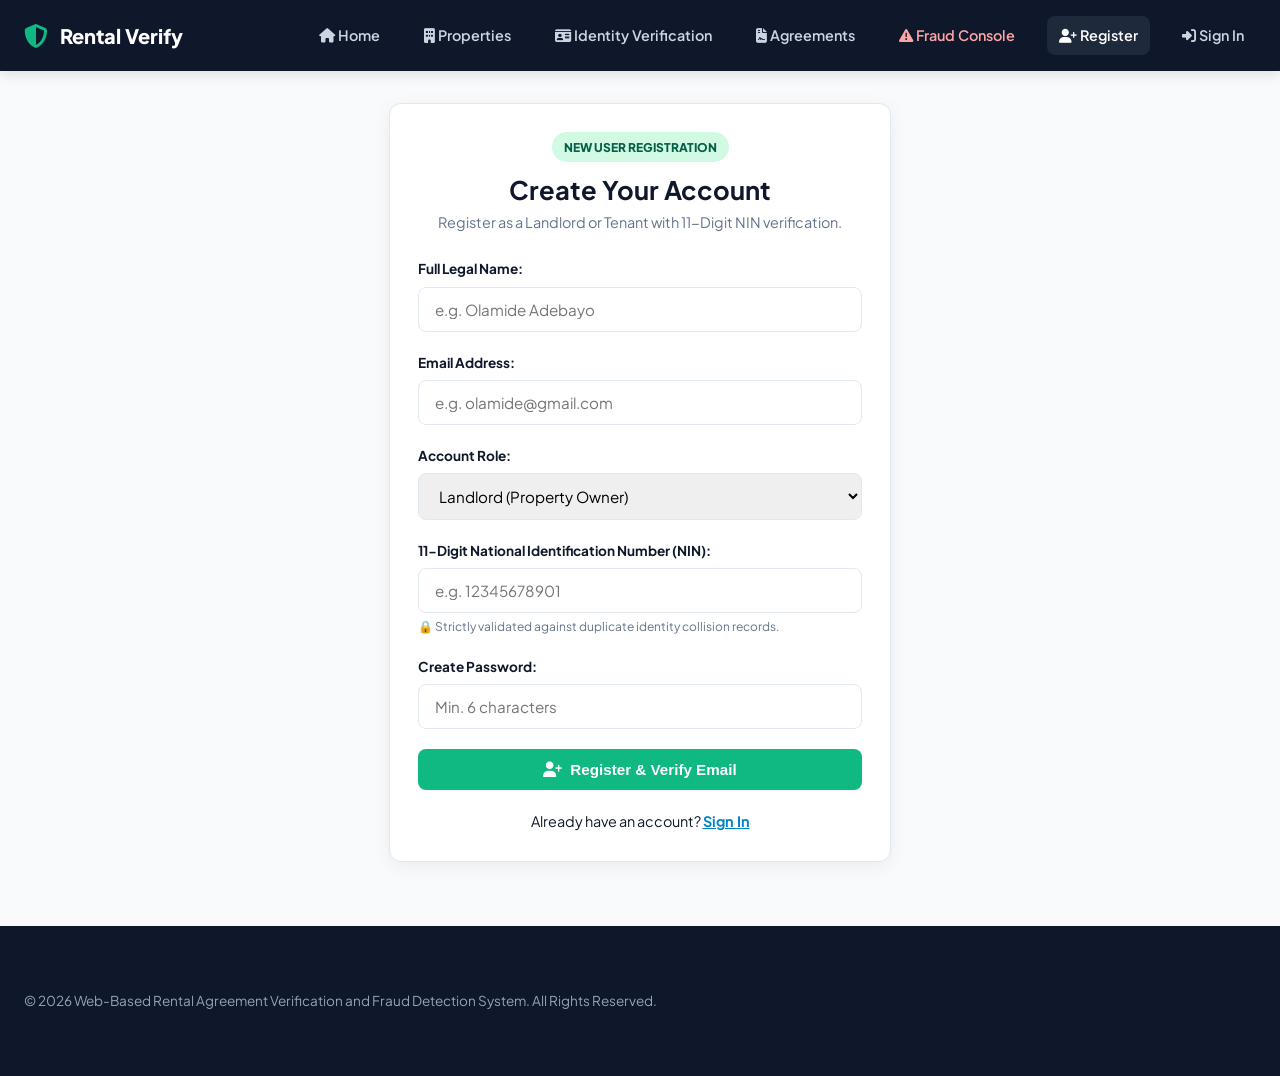
<file: register.html>
<!DOCTYPE html>
<html lang="en">
<head>
  <meta charset="UTF-8">
  <meta name="viewport" content="width=device-width, initial-scale=1.0">
  <title>Account Registration - Rental Verify</title>
  <link rel="stylesheet" href="style.css">
  <link rel="stylesheet" href="https://cdnjs.cloudflare.com/ajax/libs/font-awesome/6.4.0/css/all.min.css">
</head>
<body>
  <header class="navbar">
    <div class="nav-container">
      <a href="index.html" class="logo">
        <i class="fa-solid fa-shield-halved logo-icon"></i>
        <span>Rental Verify</span>
      </a>
      <nav class="nav-menu">
        <a href="index.html" class="nav-link "><i class="fa-solid fa-house"></i> Home</a>
        <a href="properties.html" class="nav-link "><i class="fa-solid fa-building"></i> Properties</a>
        <a href="tenant-verification.html" class="nav-link "><i class="fa-solid fa-id-card"></i> Identity Verification</a>
        <a href="agreements.html" class="nav-link "><i class="fa-solid fa-file-contract"></i> Agreements</a>
        <a href="fraud-detection.html" class="nav-link alert-link "><i class="fa-solid fa-triangle-exclamation"></i> Fraud Console</a>
        <a href="admin.html" id="navAdminLink" class="nav-link " style="display:none;"><i class="fa-solid fa-user-gear"></i> Admin Dashboard</a>
        <a href="register.html" id="navRegisterLink" class="nav-link active"><i class="fa-solid fa-user-plus"></i> Register</a>
        <a href="login.html" id="navLoginLink" class="nav-link "><i class="fa-solid fa-right-to-bracket"></i> Sign In</a>
      </nav>
    </div>
  </header>
  <div class="container" style="max-width:550px; margin-top:2rem;">
    <div class="card">
      <div style="text-align:center; margin-bottom:1.5rem;">
        <span class="badge badge-emerald">NEW USER REGISTRATION</span>
        <h2 style="font-size:1.6rem; margin-top:0.5rem;">Create Your Account</h2>
        <p style="color:#64748b; font-size:0.9rem;">Register as a Landlord or Tenant with 11-Digit NIN verification.</p>
      </div>

      <form onsubmit="event.preventDefault(); registerUser(
        document.getElementById('regName').value,
        document.getElementById('regEmail').value,
        document.getElementById('regPass').value,
        document.getElementById('regRole').value,
        document.getElementById('regNin').value
      );">
        <div class="form-group">
          <label class="form-label">Full Legal Name:</label>
          <input type="text" id="regName" class="form-control" placeholder="e.g. Olamide Adebayo" required>
        </div>

        <div class="form-group">
          <label class="form-label">Email Address:</label>
          <input type="email" id="regEmail" class="form-control" placeholder="e.g. olamide@gmail.com" required>
        </div>

        <div class="form-group">
          <label class="form-label">Account Role:</label>
          <select id="regRole" class="form-control" required>
            <option value="Landlord">Landlord (Property Owner)</option>
            <option value="Tenant">Tenant (Renter / Prospective Renter)</option>
          </select>
        </div>

        <div class="form-group">
          <label class="form-label">11-Digit National Identification Number (NIN):</label>
          <input type="text" id="regNin" class="form-control" placeholder="e.g. 12345678901" maxlength="11" required>
          <span style="font-size:0.75rem; color:#64748b; margin-top:0.25rem; display:block;">
            🔒 Strictly validated against duplicate identity collision records.
          </span>
        </div>

        <div class="form-group">
          <label class="form-label">Create Password:</label>
          <input type="password" id="regPass" class="form-control" placeholder="Min. 6 characters" required>
        </div>

        <button type="submit" class="btn btn-emerald btn-block"><i class="fa-solid fa-user-plus"></i> Register & Verify Email</button>
      </form>

      <div style="text-align:center; margin-top:1.25rem; font-size:0.9rem;">
        Already have an account? <a href="login.html" style="color:#0284c7; font-weight:700;">Sign In</a>
      </div>
    </div>
  </div>
  <footer class="footer">
    <div class="container text-center">
      <p>&copy; 2026 Web-Based Rental Agreement Verification and Fraud Detection System. All Rights Reserved.</p>
    </div>
  </footer>
  <script src="app.js"></script>
</body>
</html>
</file>
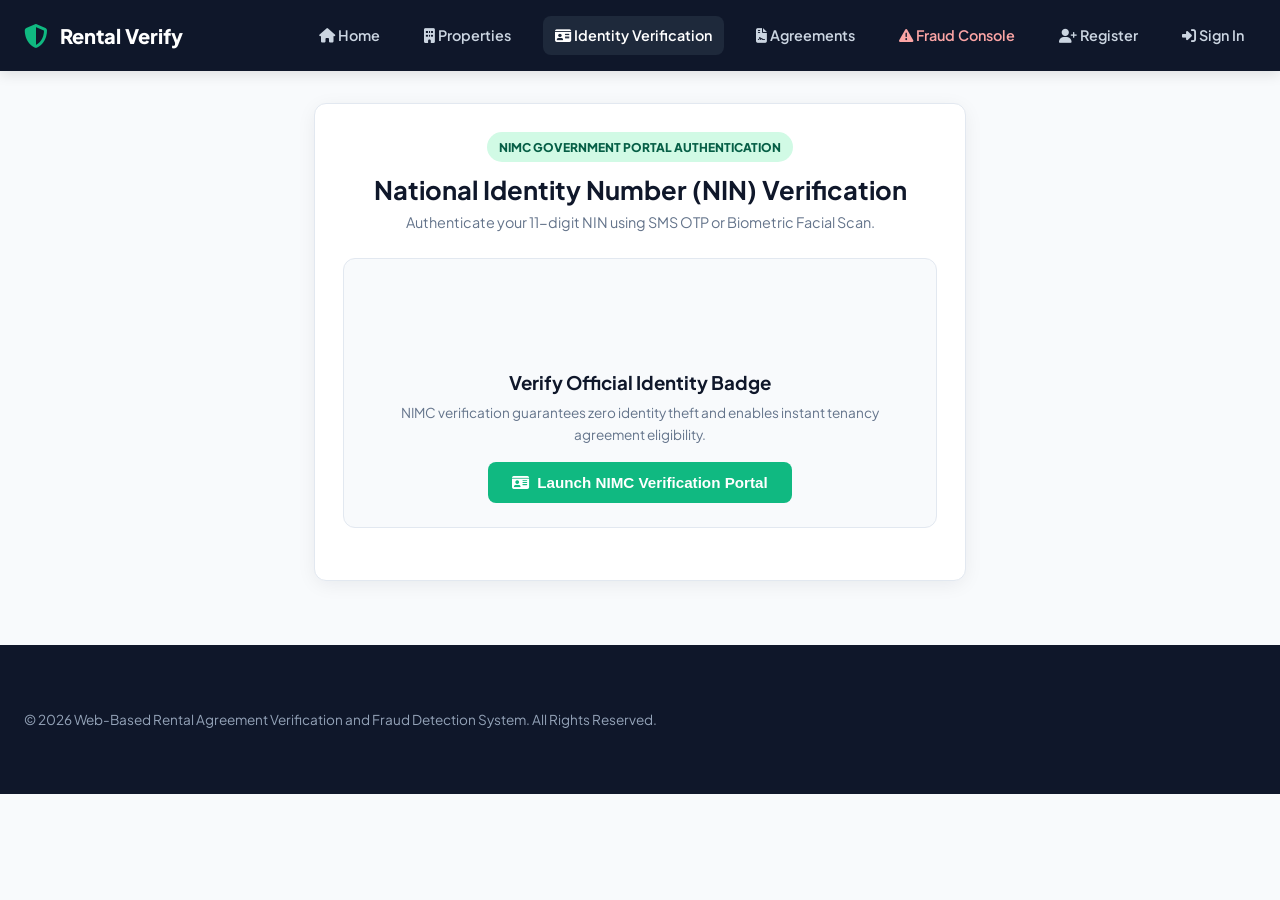
<file: tenant-verification.html>
<!DOCTYPE html>
<html lang="en">
<head>
  <meta charset="UTF-8">
  <meta name="viewport" content="width=device-width, initial-scale=1.0">
  <title>Identity Verification - Rental Verify</title>
  <link rel="stylesheet" href="style.css">
  <link rel="stylesheet" href="https://cdnjs.cloudflare.com/ajax/libs/font-awesome/6.4.0/css/all.min.css">
</head>
<body>
  <header class="navbar">
    <div class="nav-container">
      <a href="index.html" class="logo">
        <i class="fa-solid fa-shield-halved logo-icon"></i>
        <span>Rental Verify</span>
      </a>
      <nav class="nav-menu">
        <a href="index.html" class="nav-link "><i class="fa-solid fa-house"></i> Home</a>
        <a href="properties.html" class="nav-link "><i class="fa-solid fa-building"></i> Properties</a>
        <a href="tenant-verification.html" class="nav-link active"><i class="fa-solid fa-id-card"></i> Identity Verification</a>
        <a href="agreements.html" class="nav-link "><i class="fa-solid fa-file-contract"></i> Agreements</a>
        <a href="fraud-detection.html" class="nav-link alert-link "><i class="fa-solid fa-triangle-exclamation"></i> Fraud Console</a>
        <a href="admin.html" id="navAdminLink" class="nav-link " style="display:none;"><i class="fa-solid fa-user-gear"></i> Admin Dashboard</a>
        <a href="register.html" id="navRegisterLink" class="nav-link "><i class="fa-solid fa-user-plus"></i> Register</a>
        <a href="login.html" id="navLoginLink" class="nav-link "><i class="fa-solid fa-right-to-bracket"></i> Sign In</a>
      </nav>
    </div>
  </header>
  <div class="container" style="max-width:700px; margin-top:2rem;">
    <div class="card">
      <div style="text-align:center; margin-bottom:1.5rem;">
        <span class="badge badge-emerald">NIMC GOVERNMENT PORTAL AUTHENTICATION</span>
        <h2 style="font-size:1.6rem; margin-top:0.5rem;">National Identity Number (NIN) Verification</h2>
        <p style="color:#64748b; font-size:0.9rem;">Authenticate your 11-digit NIN using SMS OTP or Biometric Facial Scan.</p>
      </div>

      <div style="background:#f8fafc; border:1px solid #e2e8f0; padding:1.5rem; border-radius:12px; margin-bottom:1.5rem; text-align:center;">
        <div style="font-size:3rem; color:#10b981; margin-bottom:0.5rem;"><i class="fa-solid fa-shield-check"></i></div>
        <h3>Verify Official Identity Badge</h3>
        <p style="color:#64748b; font-size:0.85rem; margin-top:0.25rem;">NIMC verification guarantees zero identity theft and enables instant tenancy agreement eligibility.</p>
        <button class="btn btn-emerald" style="margin-top:1rem;" onclick="openNimcModal()"><i class="fa-solid fa-id-card"></i> Launch NIMC Verification Portal</button>
      </div>
    </div>
  </div>
  <footer class="footer">
    <div class="container text-center">
      <p>&copy; 2026 Web-Based Rental Agreement Verification and Fraud Detection System. All Rights Reserved.</p>
    </div>
  </footer>
  <script src="app.js"></script>
</body>
</html>
</file>
<file: style.css>
/* style.css - Complete Responsive Stylesheet */
@import url('https://fonts.googleapis.com/css2?family=Plus+Jakarta+Sans:wght@400;500;600;700;800&display=swap');

:root {
  --primary: #0f172a;
  --primary-light: #1e293b;
  --accent: #0284c7;
  --accent-hover: #0369a1;
  --emerald: #10b981;
  --emerald-hover: #059669;
  --danger: #ef4444;
  --bg-slate: #f8fafc;
  --card-bg: #ffffff;
  --text-main: #0f172a;
  --text-muted: #64748b;
  --border: #e2e8f0;
  --radius: 12px;
  --shadow: 0 4px 20px -2px rgba(15, 23, 42, 0.08);
}

* {
  box-sizing: border-box;
  margin: 0;
  padding: 0;
}

body {
  font-family: 'Plus Jakarta Sans', -apple-system, BlinkMacSystemFont, sans-serif;
  background-color: var(--bg-slate);
  color: var(--text-main);
  line-height: 1.6;
}

/* NAVBAR */
.navbar {
  background-color: var(--primary);
  color: #ffffff;
  padding: 1rem 0;
  position: sticky;
  top: 0;
  z-index: 1000;
  box-shadow: 0 4px 12px rgba(0, 0, 0, 0.1);
}

.nav-container {
  max-width: 1280px;
  margin: 0 auto;
  padding: 0 1.5rem;
  display: flex;
  justify-content: space-between;
  align-items: center;
}

.logo {
  display: flex;
  align-items: center;
  gap: 0.75rem;
  text-decoration: none;
  color: #ffffff;
  font-weight: 800;
  font-size: 1.25rem;
}

.logo-icon {
  color: var(--emerald);
  font-size: 1.5rem;
}

.nav-menu {
  display: flex;
  align-items: center;
  gap: 1.25rem;
}

.nav-link {
  color: #cbd5e1;
  text-decoration: none;
  font-weight: 600;
  font-size: 0.9rem;
  padding: 0.5rem 0.75rem;
  border-radius: 8px;
  transition: all 0.2s ease;
}

.nav-link:hover, .nav-link.active {
  color: #ffffff;
  background-color: var(--primary-light);
}

.nav-link.alert-link {
  color: #fca5a5;
}

.nav-link.alert-link:hover {
  background-color: rgba(239, 68, 68, 0.2);
  color: #ffffff;
}

.user-widget {
  display: flex;
  align-items: center;
  gap: 0.75rem;
  background-color: var(--primary-light);
  padding: 0.4rem 0.85rem;
  border-radius: 50px;
  border: 1px solid rgba(255, 255, 255, 0.15);
}

.user-avatar-tn {
  width: 36px;
  height: 36px;
  border-radius: 50%;
  object-fit: cover;
  border: 2px solid var(--emerald);
}

.user-info-text {
  font-size: 0.85rem;
  font-weight: 700;
  color: #ffffff;
}

.user-role-tag {
  font-size: 0.7rem;
  color: #94a3b8;
  display: block;
}

.btn-logout {
  background: rgba(239, 68, 68, 0.2);
  color: #f87171;
  border: none;
  padding: 0.3rem 0.6rem;
  border-radius: 6px;
  font-size: 0.75rem;
  font-weight: 700;
  cursor: pointer;
}

.btn-logout:hover {
  background: var(--danger);
  color: #ffffff;
}

/* HERO SECTION */
.hero-section {
  background: linear-gradient(135deg, var(--primary) 0%, #1e1b4b 100%);
  color: #ffffff;
  padding: 4rem 1.5rem;
  text-align: center;
  position: relative;
  overflow: hidden;
}

.hero-content {
  max-width: 900px;
  margin: 0 auto;
}

.hero-title {
  font-size: 2.5rem;
  font-weight: 800;
  line-height: 1.2;
  margin-bottom: 1rem;
}

.hero-subtitle {
  font-size: 1.1rem;
  color: #cbd5e1;
  margin-bottom: 2rem;
}

/* CONTAINER & CARDS */
.container {
  max-width: 1280px;
  margin: 2rem auto;
  padding: 0 1.5rem;
}

.card {
  background-color: var(--card-bg);
  border-radius: var(--radius);
  padding: 1.75rem;
  box-shadow: var(--shadow);
  border: 1px solid var(--border);
  margin-bottom: 1.5rem;
}

.grid-2 { display: grid; grid-template-columns: repeat(2, 1fr); gap: 1.5rem; }
.grid-3 { display: grid; grid-template-columns: repeat(3, 1fr); gap: 1.5rem; }
.grid-4 { display: grid; grid-template-columns: repeat(4, 1fr); gap: 1.5rem; }

/* BUTTONS */
.btn {
  display: inline-flex;
  align-items: center;
  justify-content: center;
  gap: 0.5rem;
  padding: 0.75rem 1.5rem;
  font-size: 0.95rem;
  font-weight: 700;
  border-radius: 8px;
  border: none;
  cursor: pointer;
  transition: all 0.2s ease;
  text-decoration: none;
}

.btn-primary { background-color: var(--accent); color: #ffffff; }
.btn-primary:hover { background-color: var(--accent-hover); }
.btn-emerald { background-color: var(--emerald); color: #ffffff; }
.btn-emerald:hover { background-color: var(--emerald-hover); }
.btn-danger { background-color: var(--danger); color: #ffffff; }
.btn-outline { background: transparent; border: 2px solid var(--border); color: var(--text-main); }
.btn-outline:hover { background: var(--bg-slate); }
.btn-block { width: 100%; }

/* FORMS */
.form-group { margin-bottom: 1.25rem; }
.form-label { display: block; font-weight: 700; font-size: 0.85rem; margin-bottom: 0.4rem; color: var(--text-main); }
.form-control { width: 100%; padding: 0.75rem 1rem; border: 1.5px solid var(--border); border-radius: 8px; font-size: 0.95rem; font-family: inherit; }
.form-control:focus { outline: none; border-color: var(--accent); }

/* BADGES & TABLES */
.badge { display: inline-block; padding: 0.35rem 0.75rem; font-size: 0.75rem; font-weight: 800; border-radius: 50px; text-transform: uppercase; }
.badge-emerald { background: #d1fae5; color: #065f46; }
.badge-danger { background: #fee2e2; color: #991b1b; }
.badge-blue { background: #e0f2fe; color: #075985; }

.table-responsive { overflow-x: auto; }
table { width: 100%; border-collapse: collapse; text-align: left; font-size: 0.9rem; }
th, td { padding: 1rem; border-bottom: 1px solid var(--border); }
th { background-color: var(--bg-slate); font-weight: 700; }

/* MODAL OVERLAY */
.modal-overlay {
  position: fixed;
  top: 0; left: 0; right: 0; bottom: 0;
  background: rgba(15, 23, 42, 0.75);
  display: flex;
  align-items: center;
  justify-content: center;
  z-index: 2000;
  padding: 1.5rem;
  backdrop-filter: blur(4px);
}

.modal-card {
  background: #ffffff;
  padding: 2rem;
  border-radius: 16px;
  max-width: 520px;
  width: 100%;
  box-shadow: 0 20px 25px -5px rgba(0, 0, 0, 0.3);
}

/* FOOTER */
.footer { background: var(--primary); color: #94a3b8; padding: 2rem 0; margin-top: 4rem; font-size: 0.85rem; }

/* MEDIA QUERIES FOR ALL SCREEN SIZES */
@media (max-width: 1024px) {
  .grid-4 { grid-template-columns: repeat(2, 1fr); }
  .grid-3 { grid-template-columns: repeat(2, 1fr); }
}

@media (max-width: 768px) {
  .nav-container { flex-direction: column; gap: 1rem; text-align: center; }
  .nav-menu { flex-wrap: wrap; justify-content: center; gap: 0.5rem; }
  .hero-title { font-size: 1.8rem; }
  .grid-3, .grid-2 { grid-template-columns: 1fr; }
}

@media (max-width: 480px) {
  .hero-title { font-size: 1.5rem; }
  .card { padding: 1.25rem; }
  .btn { width: 100%; }
}
</file>
